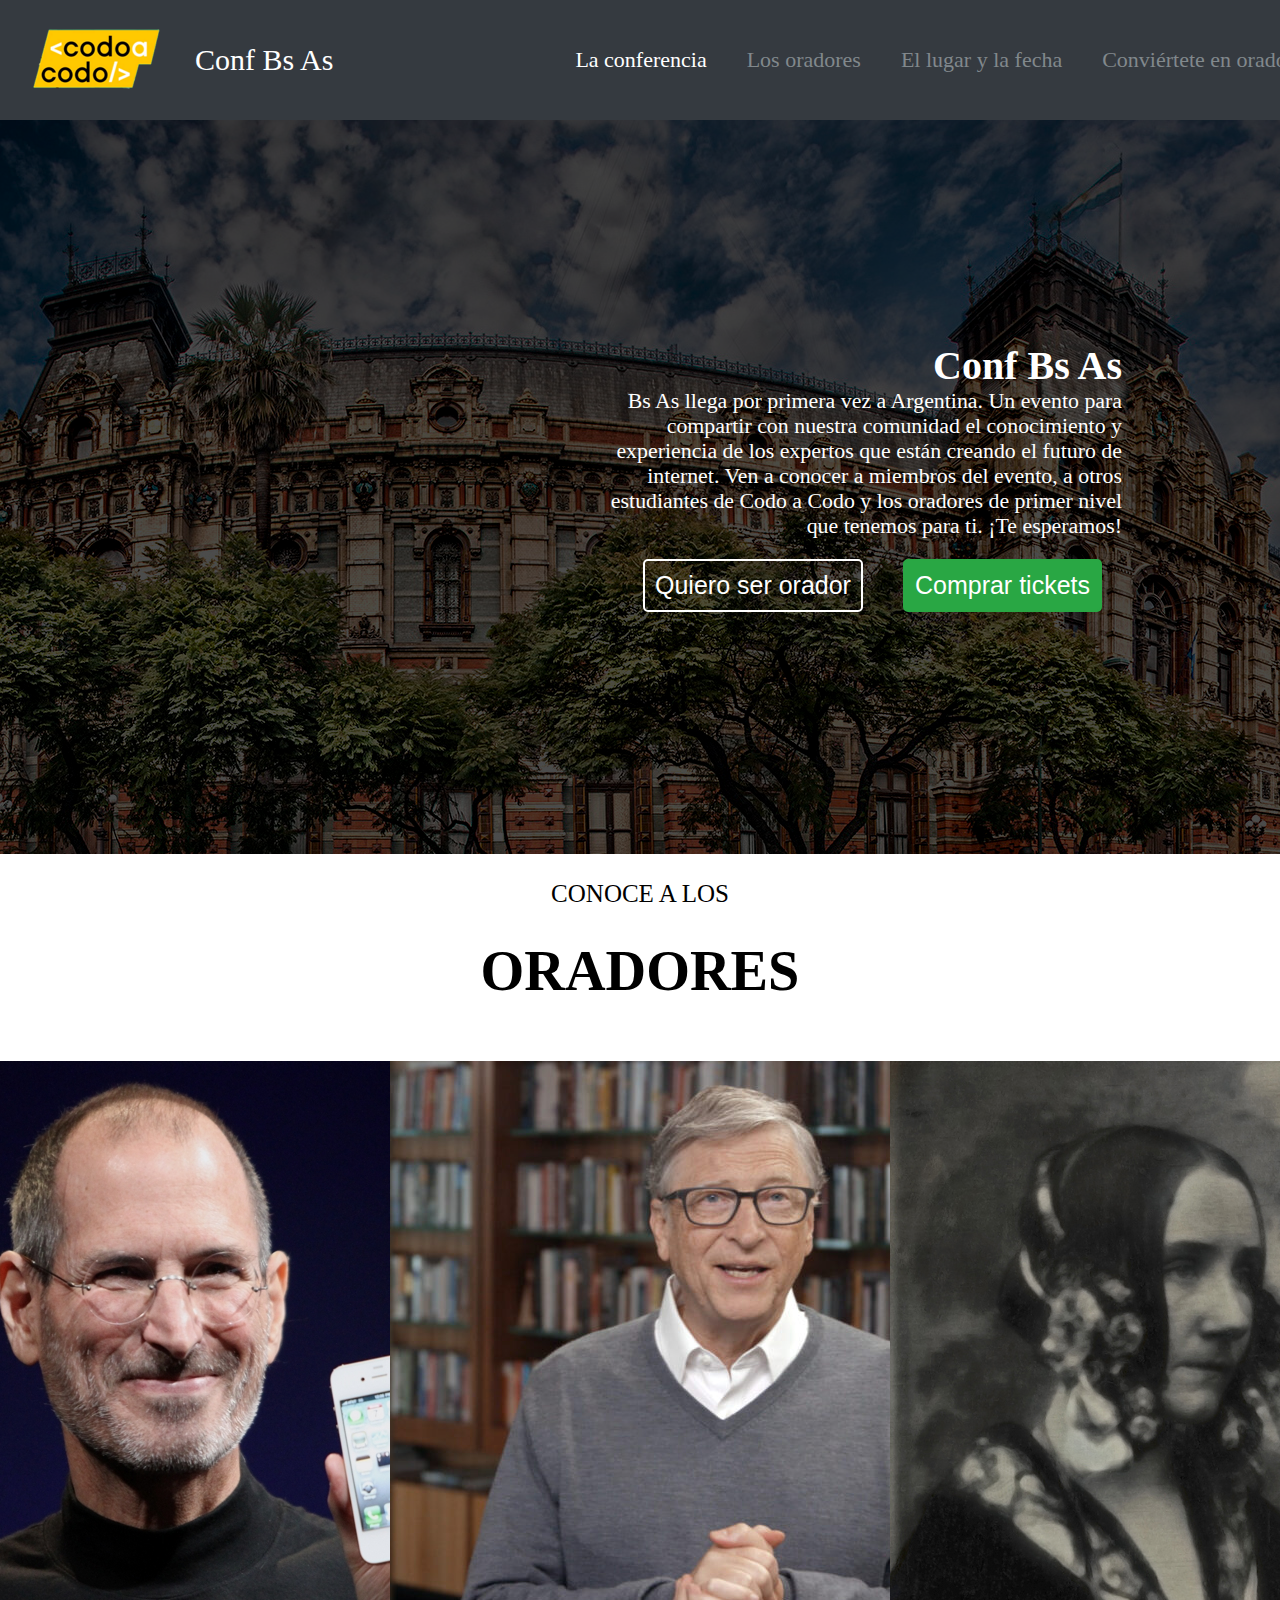
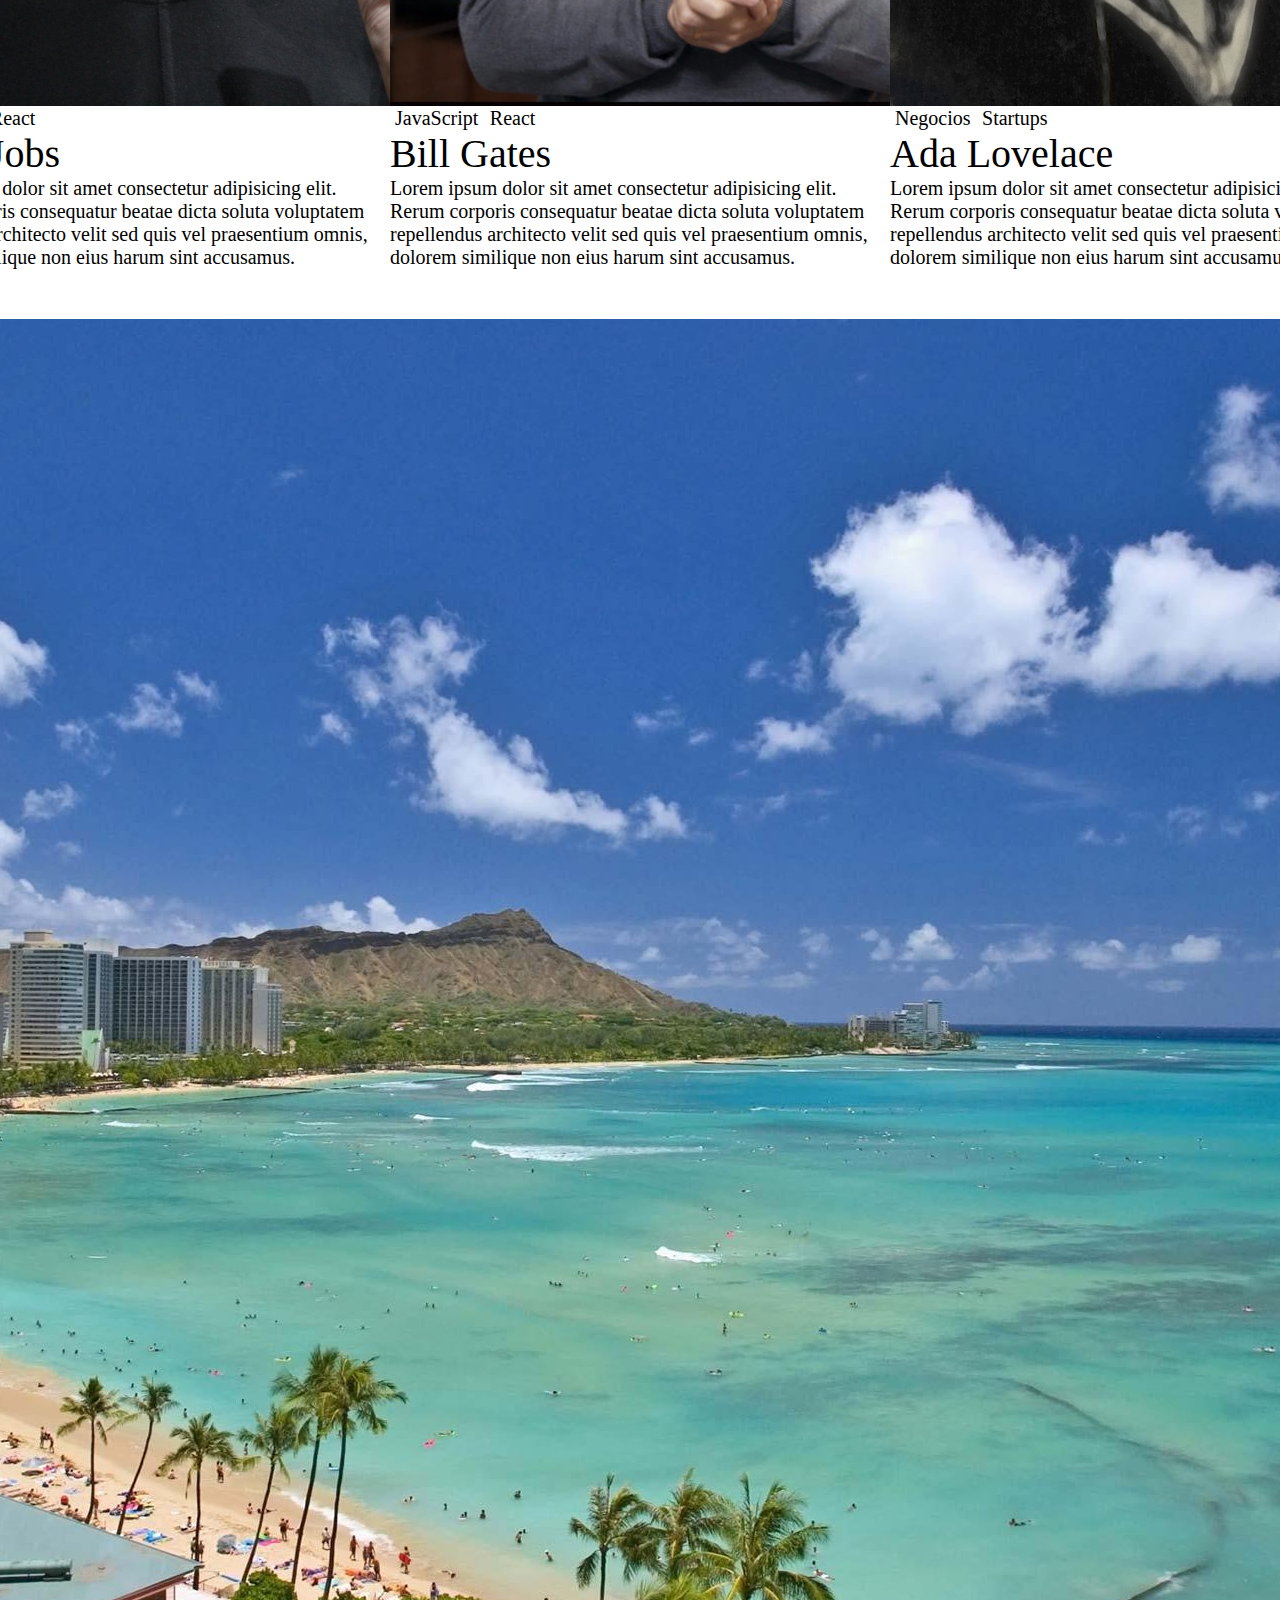
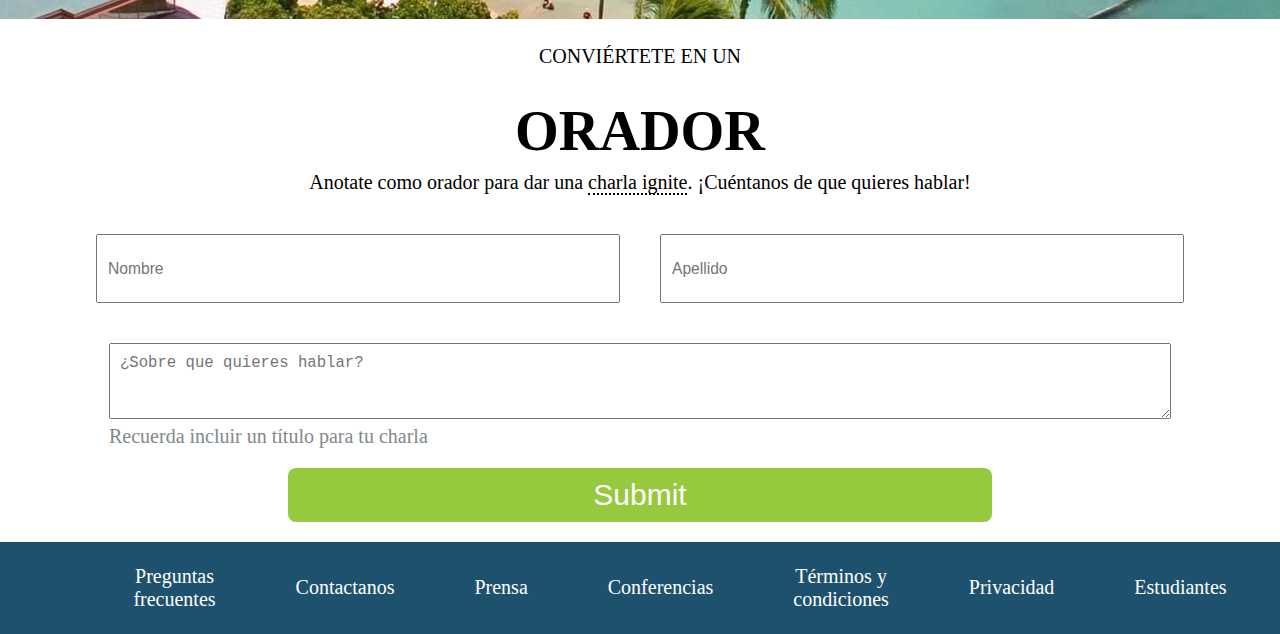
<file: trabajo_practico_integrador_02/index.html>
<!DOCTYPE html>
<html lang="es">
<head>
    <meta charset="UTF-8">
    <meta http-equiv="X-UA-Compatible" content="IE=edge">
    <meta name="viewport" content="width=device-width, initial-scale=1.0">
    <link href="https://cdn.jsdelivr.net/npm/bootstrap@5.1.1/dist/css/bootstrap.min.css" rel="stylesheet" integrity="sha384-F3w7mX95PdgyTmZZMECAngseQB83DfGTowi0iMjiWaeVhAn4FJkqJByhZMI3AhiU" crossorigin="anonymous">
    <link rel="stylesheet" href="public/css/index.css">
    <title>trabajo_practico_integrador_02</title>
</head>
<body>
    <!-- start nav -->
    <header>        
        <div class="logo"><img src="public/img/codoacodo.png" alt="">
            <a href="" class="link_00">Conf Bs As</a>
        </div>
        <nav>
            <ul class="nav_links">
                <li><a class="link_01" href="" style="color: #FFFFFF;">La conferencia</a></li>
                <li><a class="link_01" href="">Los oradores</a></li>
                <li><a class="link_01" href="">El lugar y la fecha</a></li><li><a class="link_01" href="">Conviértete en orador</a></li>
                <li><a class="link_01" style="color: #29a744;" href="page_01.html">Comprar tickets</a></li>
            </ul>
        </nav>
    </header>
    <!-- end nav -->
    <main>
    <!-- start section_01 -->
    <section class="section_01">
        <div class ="filter">
        <article class="conf_bsas">
            <div class="text_01">
                <h1>Conf Bs As</h1>
                <p>Bs As llega por primera vez a Argentina. Un evento para compartir con nuestra comunidad el conocimiento y experiencia de los expertos que están creando el futuro de internet. Ven a conocer a miembros del evento, a otros estudiantes de Codo a Codo y los oradores de primer nivel que tenemos para ti. ¡Te esperamos!</p>
            </div>
                <div class="button_01">
                    <button>Quiero ser orador</button>
                    <button><a class="link_04" href="page_01.html">Comprar tickets</a></button>
                </div>
        </article>
        </div>
    </section>
    <!-- end section_01 -->
    <!-- start section_02 -->
    <section class="section_02">
        <div class="title_02">        
            <p>CONOCE A LOS</p>
            <p><b>ORADORES</b></p>   
        </div>    
        <div class="card_container">
            <div class="card" style="width: 50rem;">
                <img src="public/img/steve.jpg" class="card-img-top" alt="...">
                <div class="card-body">
                    <span class="badge bg-warning text-dark">JavaScript</span>
                    <span class="badge bg-info">React</span>
                    <p class="card-title">Steve Jobs</p>
                    <p class="card-text">Lorem ipsum dolor sit amet consectetur adipisicing elit. Rerum corporis consequatur beatae dicta soluta voluptatem repellendus architecto velit sed quis vel praesentium omnis, dolorem similique non eius harum sint accusamus.</p>
                </div>
            </div>
            <div class="card" style="width: 50rem;">
                <img src="public/img/bill.jpg" class="card-img-top" alt="...">
                <div class="card-body">
                    <span class="badge bg-warning text-dark">JavaScript</span>
                    <span class="badge bg-info">React</span>
                    <p class="card-title">Bill Gates</p>
                    <p class="card-text">Lorem ipsum dolor sit amet consectetur adipisicing elit. Rerum corporis consequatur beatae dicta soluta voluptatem repellendus architecto velit sed quis vel praesentium omnis, dolorem similique non eius harum sint accusamus.</p>
                </div>
            </div>
            <div class="card" style="width: 50rem;">
                <img src="public/img/ada.jpeg" class="card-img-top" alt="...">
                <div class="card-body">
                    <span class="badge bg-secondary">Negocios</span>
                    <span class="badge bg-danger">Startups</span>
                    <p class="card-title">Ada Lovelace</p>
                    <p class="card-text">Lorem ipsum dolor sit amet consectetur adipisicing elit. Rerum corporis consequatur beatae dicta soluta voluptatem repellendus architecto velit sed quis vel praesentium omnis, dolorem similique non eius harum sint accusamus.</p>
                </div>
            </div>
        </div>
    </section>
    <!-- end section_02 -->
    </main>
    <!-- start section_03 -->
    <section class="section_03">
        <div class="img_honolulu">
            <img src="public/img/honolulu.jpg" class="img-fluid" alt="...">
        </div>
            <article class="bsas_octubre">
                    <p>Bs As - Octubre</p>
                    <p>Buenos Aires es la provincia y localidad más grande del estado de Argentina. En los Estados Unidos, Honolulu es la más sureña de entre las principales ciudades estadounidenses. Aunque el nombre Honolulu se refiere al área urbana en la costa sureste de la isla de Oahu, la ciudad y el condado de Honolulu han formado una ciudad-condado consolidada que cubre toda la ciudad (aproximadamente 600 km² de superficie).
                    </p>
                    <button class="button_02">Conoce más</button>
            </article>
    </section>
    <!-- end section_03 -->
    <!-- start section_04 -->
        <section class="section_04">
            <div class="title_02">        
                <p>CONVIÉRTETE EN UN</p>
                <p><b>ORADOR</b></p>   
            </div>
            <p>Anotate como orador para dar una <a class="link_02" href="">charla ignite</a>. ¡Cuéntanos de que quieres hablar!</p>
                <form>
                    <div class="form_name">
                        <input type="text" class="name" placeholder="Nombre">
                        <input type="text" class="name" placeholder="Apellido">
                    </div>
                        <div class="form_text">
                        <textarea name="info" cols="30" rows="3" placeholder="¿Sobre que quieres hablar?"></textarea>
                        <p>Recuerda incluir un título para tu charla</p>
                    </div>
                    <input type="submit" class="form_send" placeholder="Enviar">
                </form>   
        </section>
        <!-- end section_04 -->
        <!-- star footer -->
        <footer>
                <ul class="footer_links">
                    <li><a class="link_03" href="">Preguntas<br>frecuentes</a></li>
                    <li><a class="link_03" href="">Contactanos</a></li>
                    <li><a class="link_03" href="">Prensa</a></li>
                    <li><a class="link_03" href="">Conferencias</a></li>
                    <li><a class="link_03" href="">Términos y<br>condiciones</a></li>
                    <li><a class="link_03" href="">Privacidad</a></li>
                    <li><a class="link_03" href="">Estudiantes</a></li>
                </ul>
        </footer>
        <!-- end footer -->
        <script src="public/js/index.js"></script>
</body>
</html>
</file>
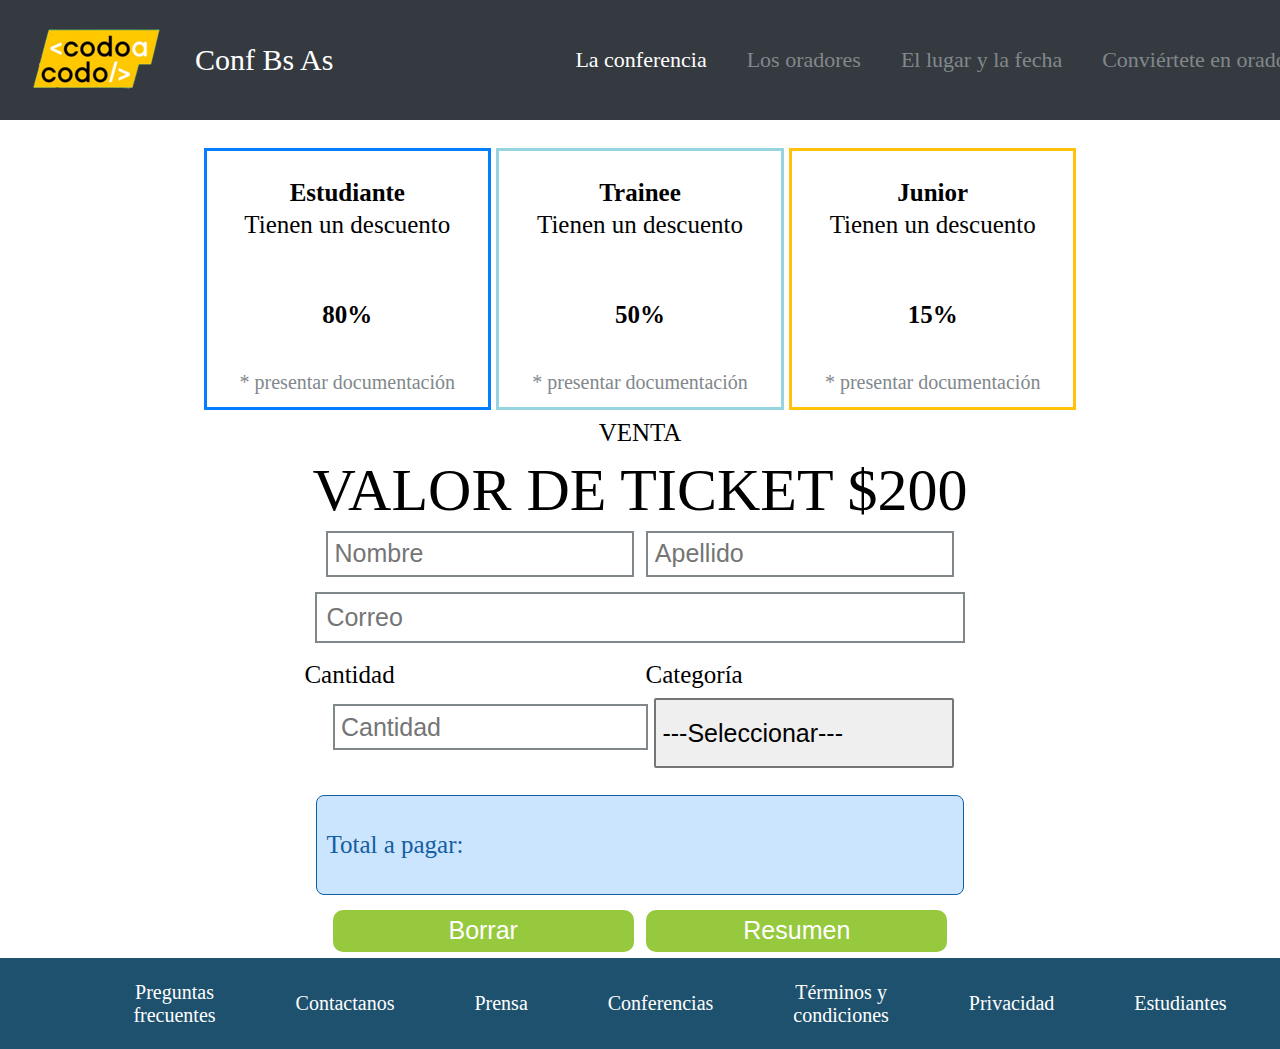
<file: trabajo_practico_integrador_02/page_01.html>
<!DOCTYPE html>
<html lang="es">
<head>
    <meta charset="UTF-8">
    <meta http-equiv="X-UA-Compatible" content="IE=edge">
    <meta name="viewport" content="width=device-width, initial-scale=1.0">
    <link href="https://cdn.jsdelivr.net/npm/bootstrap@5.1.1/dist/css/bootstrap.min.css" rel="stylesheet" integrity="sha384-F3w7mX95PdgyTmZZMECAngseQB83DfGTowi0iMjiWaeVhAn4FJkqJByhZMI3AhiU" crossorigin="anonymous">
    <link rel="stylesheet" href="public/css/page_01.css">
    <title>trabajo_practico_integrador_02</title>
</head>
<body>
    <!-- start nav -->
    <header>        
        <div class="logo"><img src="public/img/codoacodo.png" alt="">
            <a href="index.html" class="link_00">Conf Bs As</a>
        </div>
        <nav>
            <ul class="nav_links">
                <li><a class="link_01" href="index.html" style="color: #FFFFFF;">La conferencia</a></li>
                <li><a class="link_01" href="">Los oradores</a></li>
                <li><a class="link_01" href="">El lugar y la fecha</a></li><li><a class="link_01" href="">Conviértete en orador</a></li>
                <li><a class="link_01" style="color: #29a744;" href="">Comprar tickets</a></li>
            </ul>
        </nav>
    </header>
    <!-- end nav -->
    <!-- start section_01 -->
    <section class="section_01">
        <div class="category_01">
            <div class="category_02"><b>Estudiante<br></b><p>Tienen un descuento</p><br><b>80%</b><br><p class="p_01">* presentar documentación</p></div>
            <div class="category_02"><b>Trainee<br></b><p>Tienen un descuento</p><br><b>50%</b><br><p class="p_01">* presentar documentación</p></div>
            <div class="category_02"><b>Junior<br></b><p>Tienen un descuento</p><br><b>15%</b><br><p class="p_01">* presentar documentación</p></div>
        </div>
        <div class="title_01">
            <p>VENTA</p><br><p class="p_02">VALOR DE TICKET $200</p>
    <!-- start form_01 -->
        </div>
        <div class="form_box">
            <form action="" method="get" class="form_01">
                <div class="input_01">
                    <input type="text" class="name" placeholder="Nombre">
                    <input type="text" class="name" placeholder="Apellido">
                </div>
                <input type="text" class="email" placeholder="Correo">
                <div class="input_02">
                    <p class="p_03">Cantidad</p><p class="p_03">Categoría</p>
                </div>
                <div class="input_03">
                    <input type="number" id="value_01" placeholder="Cantidad" class="input_04" max="99" onchange="f_01()">
                    <select name="category" id="value_02" class="input_05" onchange="f_02()">
                        <option value="op_00">---Seleccionar---</option>
                        <option value="op_01" >Estudiante</option>
                        <option value="op_02" >Trainee</option>
                        <option value="op_03" >Junior</option>
                    </select>
                </div>
                <div class="input_06">
                    <div class="result_01" ><p>Total a pagar: </p><div class="result_02" id="result_01"></div></div>
                    <div class="input_07">
                        <button class="input_08" type="reset" onclick="f_04()">Borrar</button>
                        <button type="button" onclick="f_03()" class="input_08">Resumen</button>
                    </div>
                </div>
            </form>
        </div>
    <!-- end form_01 -->
    </section>
    <!-- end section_01 --> 

    <!-- star footer -->
    <footer>
        <ul class="footer_links">
            <li><a class="link_03" href="">Preguntas<br>frecuentes</a></li>
            <li><a class="link_03" href="">Contactanos</a></li>
            <li><a class="link_03" href="">Prensa</a></li>
            <li><a class="link_03" href="">Conferencias</a></li>
            <li><a class="link_03" href="">Términos y<br>condiciones</a></li>
            <li><a class="link_03" href="">Privacidad</a></li>
            <li><a class="link_03" href="">Estudiantes</a></li>
        </ul>
    </footer>
    <!-- end footer -->
    <script src="public/js/page_01.js"></script>
</body>
</html>
</file>
<file: trabajo_practico_integrador_02/public/css/index.css>
/* styles */
* {
    margin: 0%;
    padding: 0%;
    font-size: 62.5%;
}
/* start header */
header {
    background-color: #353a40;
    display: flex;
}

/* end header */

/* start nav */
nav {
    display: flex;
    margin-left: 15%;
}

li {
    display: flex;
}

.logo {
    display: flex;
    justify-content: start;
    min-width: max-content;
    margin: 10px;
}

.link_00 {
    font-size: 3rem;
    display: flex;
    align-items: center;
    margin: 10px;
    color: #FFFFFF;
    text-decoration: none;
    background: none;
    transition: all 1s ease;
}

.link_00:hover {
    color: #FFFFFF;
    font-size: 3.2rem;
}

.nav_links {
    display: flex;
    align-items: center;
    margin: 10px;
}

li {
    list-style: none;
}

.link_01 {
    color: #81888c;
    font-size: 2.2rem;
    display: flex;
    justify-content: center;
    text-decoration: none;
    background: none;
    min-width: max-content;
    transition: all 1s ease;
    margin: 20px;
}

.link_01:hover {
    color: #FFFFFF;
    font-size: 2.5rem;
}
/* end nav */

/* start section_01 */
.section_01 {
    background-image: url(../img/ba1.jpg);
    height: 100%;
    width: 100%;
    display: flex;
    justify-content: flex-end;
    align-items: center;
}

h1 {
    font-size: 4rem;
}

.conf_bsas {
    width: 40%;
    height: 40%;
    margin: 15%;
    margin-right: 10%;
    padding: 30px;
    display: flex;
    flex-direction: column;
    justify-content: center;
}

.text_01 {
    font-size: 3.5rem;
    color: #FFFFFF;
    text-align: right;
}

.button_01 {
    display: flex;
    justify-content: flex-end;
}

button {
    font-size: 2.5rem;
    text-align: center;
    padding: 10px;
    margin: 20px;
    border-radius: 5px;
    border: 2px solid #FFFFFF;
    background-color: transparent;
    color: #FFFFFF;
    transition: all 1s ease;
}

button:hover {
    background-color: rgb(255, 255, 255, 0.3);
}

.button_01 :nth-child(2) {
    background-color: #29a744;
    border: 2px solid #29a744;
    transition: all 1s ease;
}

.button_01 :nth-child(2):hover {
    background-color: rgb(41, 167, 68, 0.3);
}

.filter {
    background-color: rgb(0, 0, 0, 0.7);
    width: 100%;
    height: 100%;
    display: flex;
    justify-content: flex-end;
}

.link_04 {
    outline: none;
    text-decoration: none;
    font-size: 2.5rem;
    color: #FFFFFF;
}

.link_04:hover {
    outline: none;
    text-decoration: none;
    font-size: 2.5rem;
    color: #FFFFFF;    
}

.link_04:visited {
    outline: none;
    text-decoration: none;
    font-size: 2.5rem;
    color: #FFFFFF;    
}
/* end section_01 */

/* start section_02 */
.card_container {
    display: flex;
    justify-content: center;
    margin: 50px;
}

.title_02 {
    color: #000000;
    text-align: center;
    margin-top: 2%;
    font-size: 4rem;
}

.title_02 :nth-child(2) {
    font-size: 9rem;
}

.card-title {
    font-size: 4rem;
}

.card-text {
    font-size: 2rem;
}

.badge {
    font-size: 2rem;
    margin: 5px;
}
/* end section_02 */

/* start section_03 */
.section_03 {
    display: flex;
    justify-content: center;
}

.bsas_octubre {
    background-color: #353a40;
    color: #FFFFFF;
    font-size: 3rem;
    margin-left: 2px;
    padding: 30px;
    width: 100%;
}

.button_02 {
    background-color: transparent;
    font-size: 2rem;
    margin: 0px;
    padding: 7px;
}
/* end_section_03 */

/* start section_04 */
.section_04 p {
    font-size: 2rem;
    text-align: center;
}

.link_02 {
    font-size: 2rem;
    color: #000000;
    border-bottom: 2px dotted #000000;
    text-decoration: none;
}

.link_02:hover {
    color: #000000;
}

form {
    font-size: 4rem;
    display: flex;
    flex-direction: column;
    align-items: center;
}

.form_name {
    display: flex;
    margin: 20px;
}

input {
    margin: 20px;
    padding: 10px;
    width: 500px;
    height: 45px;
}

textarea {
    width: 1040px;
    padding: 10px;
}

.form_text p {
    color: #81888c;
    text-align: left;
}

.form_send {
    background-color: #96c93e;
    color: #FFFFFF;
    font-size: 3rem;
    border: none;
    border-radius: 8px;
    height: 10%;
    width: 55%;
    text-align: center;
}

/* end section_04 */

/* start footer */
footer {
    background-color: #1e516e;
    display: flex;
    align-items: center;
    justify-content: center;
}

.footer_links {
    margin: 1%;
    padding: 10px;
    display: flex;
    text-align: center;
}

.link_03 {
    font-size: 2rem;
    display: flex;
    align-items: center;
    text-decoration: none;
    text-align: center;
    color: #FFFFFF;
    transition: all 1s ease;
    margin-left: 80px;
}

.link_03:hover {
    color: #FFFFFF;
    font-size: 2.5rem;
}

.footer_list {
    display: flex;
}
/* end footer */
</file>
<file: trabajo_practico_integrador_02/public/css/page_01.css>
/* styles */
* {
    margin: 0%;
    padding: 0%;
    font-size: 62.5%;
}
/* start header */
header {
    background-color: #353a40;
    display: flex;
}

/* end header */

/* start nav */
nav {
    display: flex;
    margin-left: 15%;
}

li {
    display: flex;
}

.logo {
    display: flex;
    justify-content: start;
    min-width: max-content;
    margin: 10px;
}

.link_00 {
    font-size: 3rem;
    display: flex;
    align-items: center;
    margin: 10px;
    color: #FFFFFF;
    text-decoration: none;
    background: none;
    transition: all 1s ease;
}

.link_00:hover {
    color: #FFFFFF;
    font-size: 3.2rem;
}

.nav_links {
    display: flex;
    align-items: center;
    margin: 10px;
}

li {
    list-style: none;
}

.link_01 {
    color: #81888c;
    font-size: 2.2rem;
    display: flex;
    justify-content: center;
    text-decoration: none;
    background: none;
    min-width: max-content;
    transition: all 1s ease;
    margin: 20px;
}

.link_01:hover {
    color: #FFFFFF;
    font-size: 2.5rem;
}
/* end nav */

/* start section_01 */
.section_01 {
    height: 100%;
    width: 100%;
}

.category_01 {
    display: flex;
    flex-direction: row;
    justify-content: center;
    margin-top: 2%;
}

.category_02 {
    text-align: center;
    margin: 0.2%;
    padding: 1%;
    height: 20%;
    width: 20%;
    font-size: 4rem;
}

.p_01 {
    margin-top: 15%;
    font-size: 2rem;
    color: #81888c;
}

.category_02:nth-child(1) {
    border: #047dfe;
    border-style: solid;
}

.category_02:nth-child(2) {
    border: #96d5df;
    border-style: solid;
}

.category_02:nth-child(3) {
    border: #ffc10a;
    border-style: solid;
}

.title_01 {
    height: auto;
    width: auto;
    margin-top: 0.5%;
    color: #000000;
    text-align: center;
    font-size: 4rem;
}

.p_02 {
    font-size: 6rem;
    margin-top: -3%;
}

/* start form_01 */
.form_box {
    display: flex;
    flex-direction: row;
    justify-content: center;
    align-items: center;
}
.form_01 {
    width: 70%;
    font-size: 5rem;
    display: flex;
    flex-direction: column;
    align-items: center;
}

input {
    font-size: 2.5rem;
    border-style: solid;
    border-color: #81888c;
    height: 10%;
    width: 70%;
    margin: 1%;
    padding: 1%;
}

.input_01 {
    width: 71.5%;
    display: flex;
    flex-direction: row;
    justify-content: center;
}

.input_02 {
    display: flex;
    flex-direction: row;
    justify-content: center;
    margin-top: 1%;
    margin-bottom: 1%;
    width: 50%;
}

.input_03 {
    width: 70%;
    display: flex;
    flex-direction: row;
    justify-content: center;
}

.p_03 {
    font-size: 2.5rem;
    margin-left: 2%;
    margin-right: 54%;
}

.input_04 {
    width: 50%;
    margin-right: 1%;
}

.input_05 {
    appearance: none;
    border-style: solid;
    border-width: 2px;
    font-size: 2.5rem;
    width: 50%;
    border-radius: 2px;
    padding: 1%;
    height: 70px;
}

.input_06 {
    width: 100%;
    height: 100%;
    display: flex;
    flex-direction: column;
    justify-content: center;
    align-items: center;
}

.input_07 {
    display: flex;
    flex-direction: row;
    justify-content: center;
    margin-top: 1%;
    width: 70%;
    height: 100%;
}

.input_08 {
    margin: 1%;
    background-color: #96c93e;
    border-style: none;
    border-radius: 10px;
    font-size: 2.5rem;
    color: #FFFFFF;
    padding: 1%;
    width: 100%;
    height: 100%;
}

.result_01 {
    background-color: #cce5ff;
    border-style: solid;
    border-width: 1px;
    border-color: #145ea1;
    border-radius: 8px;
    color: #145ea1;
    font-size: 4rem;
    padding: 1%;
    display: flex;
    flex-direction: row;
    align-items: center;
    margin-top: 3%;
    height: 80px;
    width: 70%;
}

.result_02 {
    margin-left: 1%;
    width: 15%;
    height: 80%;
}

/* end form_01 */

/* end section_01 */

/* start footer */
footer {
    background-color: #1e516e;
    display: flex;
    align-items: center;
    justify-content: center;
}

.footer_links {
    margin: 1%;
    padding: 10px;
    display: flex;
    text-align: center;
}

.link_03 {
    font-size: 2rem;
    display: flex;
    align-items: center;
    text-decoration: none;
    text-align: center;
    color: #FFFFFF;
    transition: all 1s ease;
    margin-left: 80px;
}

.link_03:hover {
    color: #FFFFFF;
    font-size: 2.5rem;
}

.footer_list {
    display: flex;
}
/* end footer */
</file>
